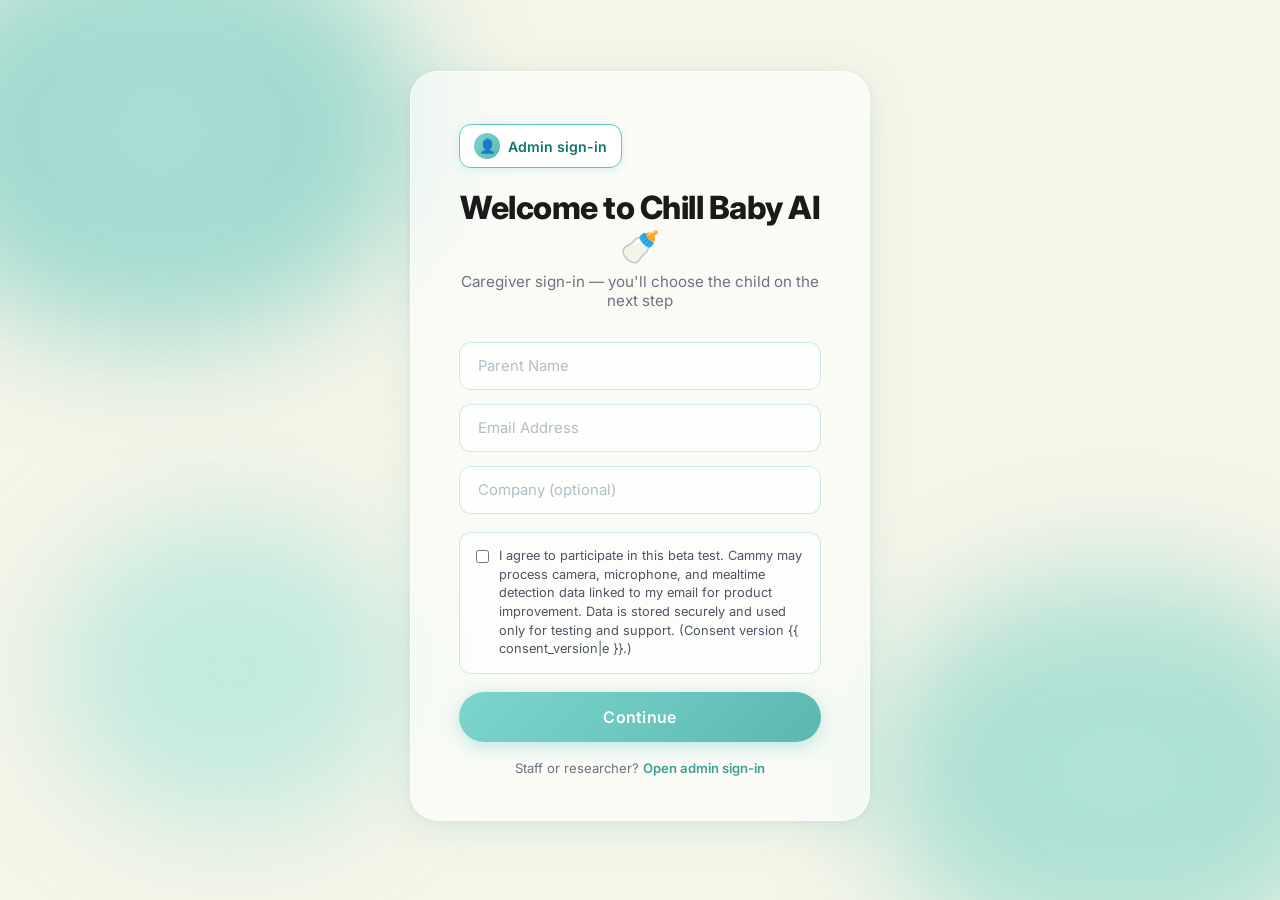
<file: templates/index.html>
<!DOCTYPE html>
<html lang="en">
<head>
    <meta charset="UTF-8">
    <meta name="viewport" content="width=device-width, initial-scale=1.0, viewport-fit=cover">
    <title>Welcome to Chill Baby AI</title>
    <link rel="icon" type="image/svg+xml" href="/static/favicon.svg">
    <link href="https://fonts.googleapis.com/css2?family=Inter:wght@400;500;600;700;800&display=swap" rel="stylesheet">
    <style>
        *, *::before, *::after {
            box-sizing: border-box;
            margin: 0;
            padding: 0;
        }

        body {
            font-family: 'Inter', sans-serif;
            min-height: 100vh;
            display: flex;
            align-items: center;
            justify-content: center;
            background-color: #f5f5e8;
            overflow: hidden;
            position: relative;
        }

        .blob {
            position: fixed;
            border-radius: 50%;
            filter: blur(60px);
            opacity: 0.55;
            z-index: 0;
            animation: floatBlob 8s ease-in-out infinite alternate;
        }
        .blob-1 {
            width: 520px; height: 420px;
            background: radial-gradient(circle, #6ecfc7, #4ab8b0);
            top: -80px; left: -100px;
        }
        .blob-2 {
            width: 480px; height: 380px;
            background: radial-gradient(circle, #80d9ca, #5ec4bc);
            bottom: -60px; right: -80px;
            animation-delay: -3s;
        }
        .blob-3 {
            width: 340px; height: 300px;
            background: radial-gradient(circle, #a8e8dd, #7ed6ce);
            bottom: 80px; left: 60px;
            animation-delay: -5s;
        }
        @keyframes floatBlob {
            0%   { transform: scale(1) translate(0, 0); }
            100% { transform: scale(1.08) translate(20px, -20px); }
        }

        .card {
            position: relative;
            z-index: 10;
            background: rgba(255, 255, 255, 0.60);
            backdrop-filter: blur(20px);
            -webkit-backdrop-filter: blur(20px);
            border: 1px solid rgba(255, 255, 255, 0.75);
            border-radius: 28px;
            padding: 52px 48px 44px;
            width: 100%;
            max-width: 460px;
            box-shadow: 0 8px 40px rgba(78, 190, 180, 0.15), 0 2px 12px rgba(0,0,0,0.06);
        }

        .card-title {
            font-size: 2rem;
            font-weight: 800;
            color: #1a1a1a;
            text-align: center;
            letter-spacing: -0.5px;
        }

        .card-subtitle {
            font-size: 0.95rem;
            color: #6b7280;
            text-align: center;
            margin-top: 6px;
            margin-bottom: 32px;
            font-weight: 400;
        }

        .input-group {
            margin-bottom: 14px;
        }

        .input-group input {
            width: 100%;
            padding: 14px 18px;
            border: 1.5px solid rgba(200, 230, 228, 0.9);
            border-radius: 12px;
            background: rgba(255, 255, 255, 0.7);
            font-family: 'Inter', sans-serif;
            font-size: 0.93rem;
            color: #1a1a1a;
            outline: none;
            transition: border-color 0.25s, box-shadow 0.25s, background 0.25s;
        }

        .input-group input::placeholder {
            color: #b0bec5;
        }

        .input-group input:focus {
            border-color: #5ec4bc;
            background: rgba(255, 255, 255, 0.92);
            box-shadow: 0 0 0 3px rgba(94, 196, 188, 0.15);
        }

        .btn-submit {
            width: 100%;
            padding: 15px;
            border: none;
            border-radius: 50px;
            background: linear-gradient(135deg, #7dd6ce 0%, #5ab8b0 100%);
            color: #fff;
            font-family: 'Inter', sans-serif;
            font-size: 1rem;
            font-weight: 600;
            cursor: pointer;
            letter-spacing: 0.3px;
            transition: opacity 0.2s, transform 0.2s, box-shadow 0.2s;
            box-shadow: 0 4px 20px rgba(94, 196, 188, 0.4);
            margin-top: 14px;
        }

        .btn-submit:hover {
            opacity: 0.92;
            transform: translateY(-2px);
        }

        .error-msg {
            color: #e57373;
            font-size: 0.83rem;
            text-align: center;
            margin-top: 12px;
            display: none;
        }

        .consent-block {
            margin: 18px 0 4px;
            padding: 14px 16px;
            border-radius: 12px;
            background: rgba(255, 255, 255, 0.55);
            border: 1px solid rgba(200, 230, 228, 0.9);
        }
        .consent-label {
            display: flex;
            gap: 10px;
            align-items: flex-start;
            font-size: 0.8rem;
            line-height: 1.45;
            color: #4b5563;
            cursor: pointer;
        }
        .consent-label input {
            margin-top: 3px;
            flex-shrink: 0;
        }
        .consent-label a { color: #3d9e96; }

        .card-topbar {
            display: flex;
            justify-content: flex-start;
            margin-bottom: 20px;
        }

        .admin-entry {
            display: inline-flex;
            align-items: center;
            gap: 8px;
            padding: 8px 14px;
            border-radius: 12px;
            background: rgba(255, 255, 255, 0.85);
            border: 1.5px solid #5ec4bc;
            color: #0f766e;
            font-size: 0.88rem;
            font-weight: 600;
            text-decoration: none;
            box-shadow: 0 2px 10px rgba(94, 196, 188, 0.2);
            transition: border-color 0.2s, background 0.2s, transform 0.2s;
        }
        .admin-entry:hover {
            border-color: #3d9e96;
            background: #fff;
            color: #0d5c56;
            transform: translateY(-1px);
        }
        .admin-entry-icon {
            width: 26px;
            height: 26px;
            border-radius: 50%;
            background: linear-gradient(135deg, #7dd6ce, #5ab8b0);
            color: #fff;
            display: flex;
            align-items: center;
            justify-content: center;
            font-size: 0.85rem;
            line-height: 1;
        }

        .admin-footer {
            margin-top: 18px;
            text-align: center;
            font-size: 0.82rem;
            color: #6b7280;
        }
        .admin-footer a {
            color: #3d9e96;
            font-weight: 600;
            text-decoration: none;
        }
        .admin-footer a:hover {
            text-decoration: underline;
        }
    </style>
    <link rel="stylesheet" href="/static/mobile-responsive.css" />
</head>
<body class="login-responsive">

    <div class="blob blob-1"></div>
    <div class="blob blob-2"></div>
    <div class="blob blob-3"></div>

    <div class="card">
        <div class="card-topbar">
            <a href="/admin/login" class="admin-entry" title="Admin sign-in">
                <span class="admin-entry-icon" aria-hidden="true">&#128100;</span>
                <span>Admin sign-in</span>
            </a>
        </div>

        <h1 class="card-title">Welcome to Chill Baby AI 🍼</h1>
        <p class="card-subtitle">Caregiver sign-in — you'll choose the child on the next step</p>

        <form id="loginForm" action="/login" method="POST" autocomplete="off">
            <div class="input-group">
                <input type="text" id="parentName" name="parent_name" placeholder="Parent Name" required>
            </div>
            <div class="input-group">
                <input type="email" id="emailAddress" name="email" placeholder="Email Address" required>
            </div>
            <div class="input-group">
                <input type="text" id="company" name="company" placeholder="Company (optional)">
            </div>

            <div class="consent-block">
                <label class="consent-label" for="consent">
                    <input type="checkbox" id="consent" name="consent" value="on" required>
                    <span>
                        I agree to participate in this beta test. Cammy may process camera, microphone,
                        and mealtime detection data linked to my email for product improvement.
                        Data is stored securely and used only for testing and support.
                        (Consent version {{ consent_version|e }}.)
                    </span>
                </label>
            </div>

            <button type="submit" class="btn-submit">Continue</button>
            <p class="error-msg" id="errorMsg">Please fill in all required fields.</p>
        </form>

        <p class="admin-footer">Staff or researcher? <a href="/admin/login">Open admin sign-in</a></p>
    </div>

    <script>
        (function () {
            var q = new URLSearchParams(window.location.search);
            var el = document.getElementById('errorMsg');
            if (q.get('err') === 'database') {
                el.textContent = 'Database unavailable (MongoDB). Install/start MongoDB on localhost:27017, then try again. See README.';
                el.style.display = 'block';
                el.style.color = '#c0392b';
            } else if (q.get('err') === 'consent') {
                el.textContent = 'Please accept the beta testing consent to continue.';
                el.style.display = 'block';
            } else if (q.get('err') === 'missing') {
                el.textContent = 'Please fill in parent name and email.';
                el.style.display = 'block';
            }
        })();
        document.getElementById('loginForm').addEventListener('submit', function(e) {
            var name = document.getElementById('parentName').value.trim();
            var email = document.getElementById('emailAddress').value.trim();
            var errorMsg = document.getElementById('errorMsg');
            var consent = document.getElementById('consent');
            if (!name || !email) {
                e.preventDefault();
                errorMsg.textContent = 'Please fill in parent name and email.';
                errorMsg.style.display = 'block';
                return;
            }
            if (!consent || !consent.checked) {
                e.preventDefault();
                errorMsg.textContent = 'Please accept the beta testing consent to continue.';
                errorMsg.style.display = 'block';
                return;
            }
            errorMsg.style.display = 'none';
            try {
                sessionStorage.removeItem('cammy_monitoring_active');
                sessionStorage.removeItem('cammy_paused_for_navigation');
            } catch (err) {}
        });
    </script>

</body>
</html>
</file>
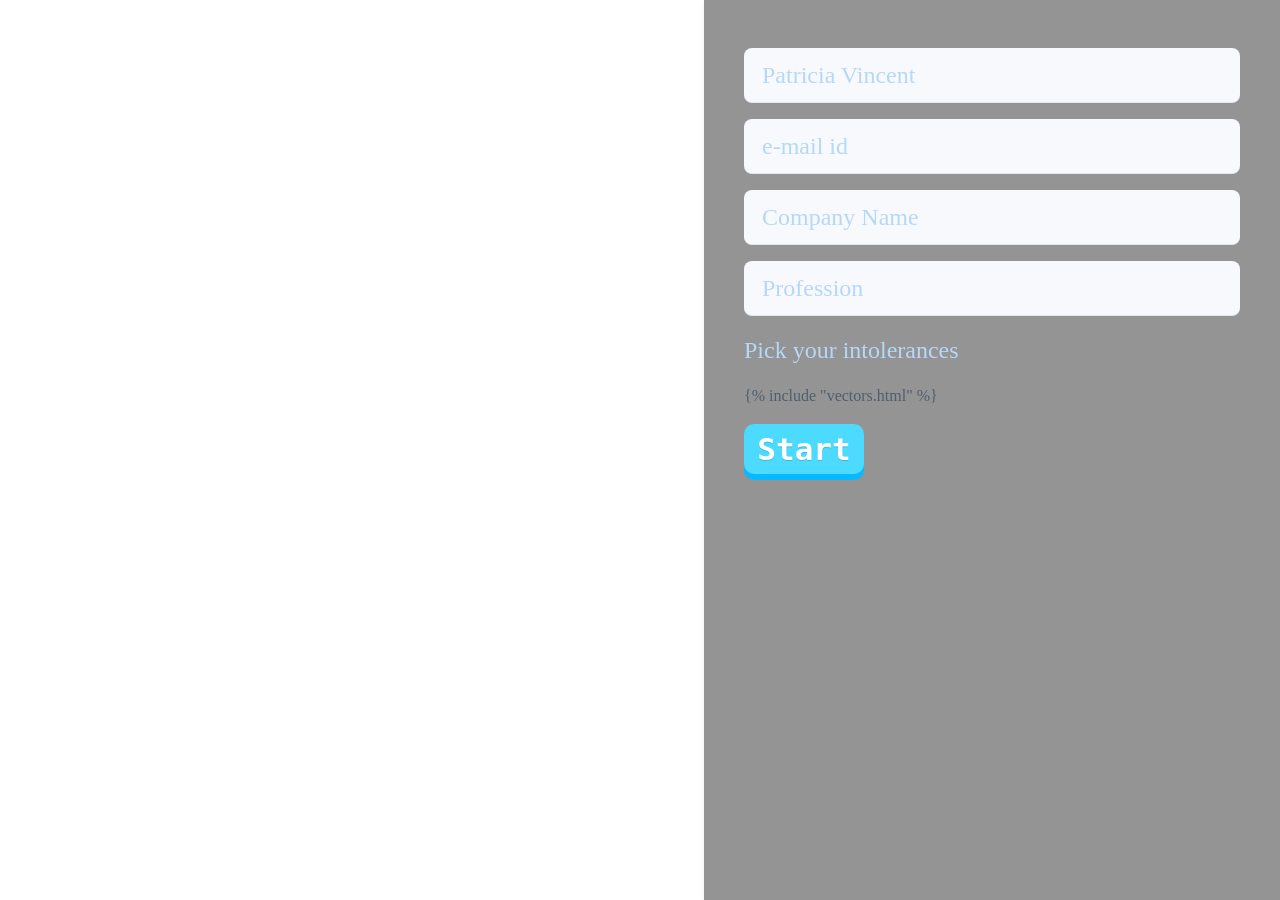
<file: templates/register.html>
<!DOCTYPE html>
<html lang="en">

<head>
  <meta charset="UTF-8" />
  <meta name="viewport" content="width=device-width, initial-scale=1.0" />
  <title>Transparent Login Form</title>
  <link rel="stylesheet" type="text/css" href="/static/style.css" />
  <link rel="stylesheet" href="/static/bootstrap/css/bootstrap.min.css" />
  <link rel="preconnect" href="https://fonts.googleapis.com" />
  <link rel="preconnect" href="https://fonts.gstatic.com" crossorigin />
  <link
    href="https://fonts.googleapis.com/css2?family=Poppins:ital,wght@0,200;0,300;0,400;0,500;0,600;0,700;0,800;0,900;1,400;1,500;1,600;1,700;1,800;1,900&family=Square+Peg&display=swap"
    rel="stylesheet" />
  <link rel="stylesheet" href="/static/mobile-responsive.css" />
</head>

<body>
  <div class="background-video">
    <video id="webcam" autoplay="true" playsinline="true"></video>
  </div>
  <div class="register-photo">
    <div class="form-container">
      <form method="post">
        <div class="form-group">
          <div class="logo">
            <!-- Logo removed as chill_baby.png is missing -->
          </div>
          <div class="form-data">
            <input class="form-control" id="username" type="text" placeholder="Patricia Vincent" />
            <input class="form-control" id="email" type="text" placeholder="e-mail id" />
            <input class="form-control" id="company" type="text" placeholder="Company Name" />
            <input class="form-control" id="profession" type="text" placeholder="Profession" />
            <span class="color-custom" style="text-align: start">Pick your intolerances</span>
            {% include "vectors.html" %}
            <div class="custom-btn-1">
              <button class="custom-btn" type="button" onclick="startProcessing()">Start</button>
            </div>
          </div>
        </div>
      </form>
    </div>
  </div>
  <!-- <script src="/static/bootstrap/js/jquery-3.5.1.slim.min.js"></script>
    <script src="/static/bootstrap/js/popper.min.js"></script> -->
  <script src="/static/bootstrap/js/bootstrap.min.js"></script>
  <script src="/static/nutrition_score.js"></script>
  <script src="/static/detail.js"></script>
</body>

</html>
</file>
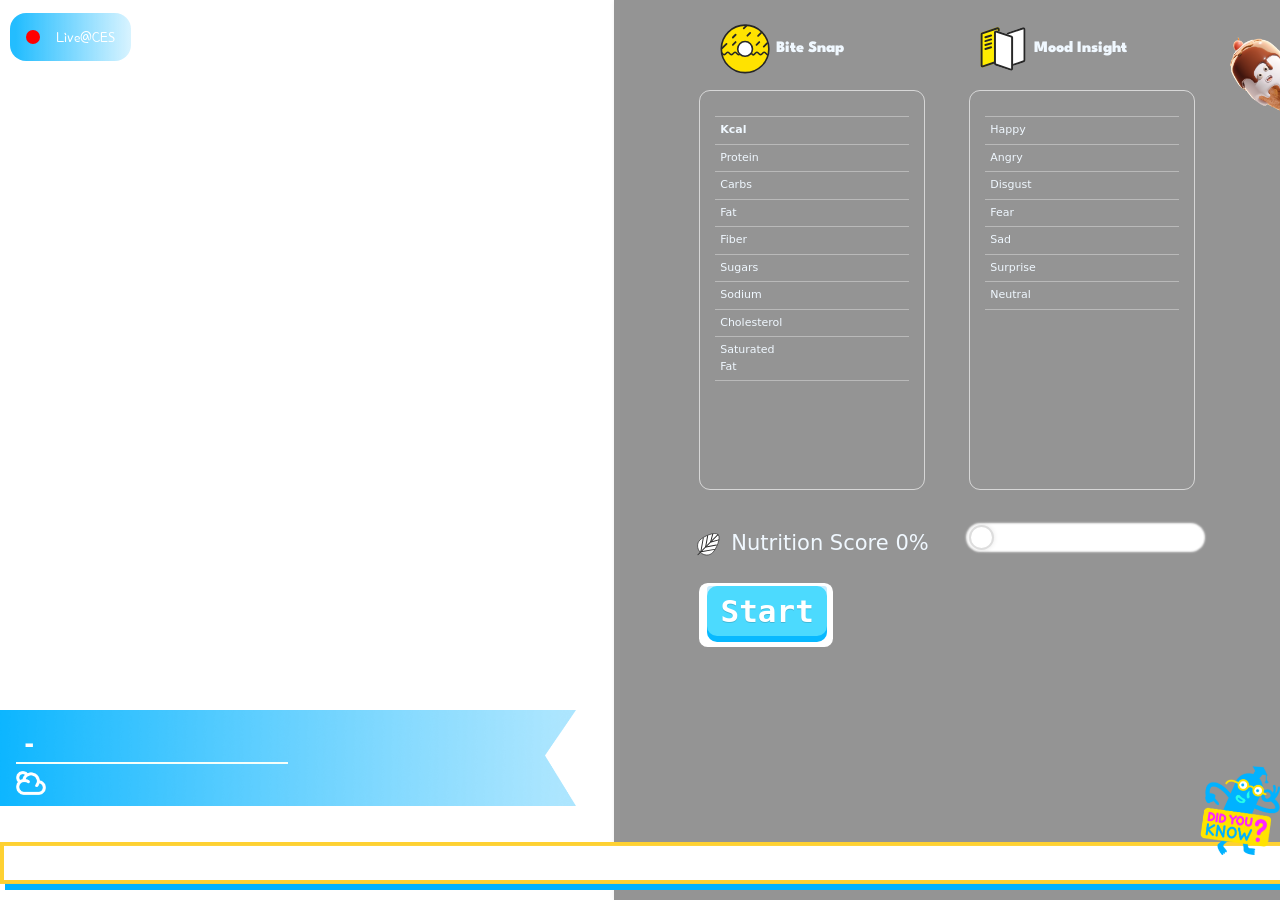
<file: templates/view.html>
<!DOCTYPE html>
<html lang="en">

<head>
  <meta charset="UTF-8" />
  <meta name="viewport" content="width=device-width, initial-scale=1.0" />
  <title>CBT</title>

  <link rel="stylesheet" href="/static/style.css" />
  <link rel="stylesheet" type="text/css" href="/static/index.css" />
  <link rel="stylesheet" href="/static/style.css" />
  <link rel="stylesheet" href="/static/scanner.css" />
  <link rel="stylesheet" href="/static/celeb.css" />
  <link rel="stylesheet" href="/static/bootstrap/css/bootstrap.min.css" />
  <link rel="preconnect" href="https://fonts.googleapis.com" />
  <link rel="preconnect" href="https://fonts.gstatic.com" crossorigin />
  <link
    href="https://fonts.googleapis.com/css2?family=Poppins:ital,wght@0,200;0,300;0,400;0,500;0,600;0,700;0,800;0,900;1,400;1,500;1,600;1,700;1,800;1,900&family=Square+Peg&display=swap"
    rel="stylesheet" />
  <link rel="preconnect" href="https://fonts.googleapis.com" />
  <link rel="preconnect" href="https://fonts.gstatic.com" crossorigin />
  <link
    href="https://fonts.googleapis.com/css2?family=Poor+Story&family=Poppins:ital,wght@0,200;0,300;0,400;0,500;0,600;0,700;0,800;0,900;1,400;1,500;1,600;1,700;1,800;1,900&family=Square+Peg&display=swap"
    rel="stylesheet" />
  <link href='https://fonts.googleapis.com/css?family=Spartan' rel='stylesheet'>
  <style>
    @import url('https://fonts.googleapis.com/css2?family=League+Spartan:wght@600&family=Poor+Story&family=Poppins:ital,wght@0,200;0,300;0,400;0,500;0,600;0,700;0,800;0,900;1,400;1,500;1,600;1,700;1,800;1,900&family=Square+Peg&display=swap');
  </style>
  <link rel="stylesheet" href="/static/mobile-responsive.css" />
</head>

<body>
  <div id="element">
    <canvas id="confeti" width="300" height="300" class="active" style="display: none;"></canvas>
    <div class="background-video">
      <audio id="audio" autoplay="true"></audio>
      <video id="webcam" autoplay="true" playsinline="true"></video>
      <div id="recording">
        <div class="ribor">
          <img src="/static/Vector 49.png" class="up" />
          <img src="/static/Vector 48.png" class="down" />
          <div class="box">
            <!-- <span id="displayname">ssss</span> -->
            <div style="display: flex;">
              <span id="displayname"></span>
              <span>&nbsp;-&nbsp;</span>
              <span id="companyName"></span>
            </div>


            <hr style="
                      width: 17rem;
                      color: mintcream;
                      /* height: 0rem; */
                      margin: 0.1px;
                      border: 1px solid;
                      opacity: 1;
                  " />
            <span>
              <span id="LosTime">
              </span>
              <img src="/static/cloud.png" width="30px" />
              <span id="LosTemp"></span>

            </span>
          </div>
        </div>
        <div class="start-logo">
          <div class="circule"></div>
          Live@CES
        </div>
      </div>
      <div id="foodrect"></div>
      <div id="warningfood"></div>
    </div>
    <div class="footer-slide marquee" id="footer_slide">
      <img src="/static/Address.png" />
      <p style="font-family: Poor Story; font-style: normal;">
        <b>Did you know:&nbsp;A child dies every 5 days</b> in the USA from choking with over <strong>12,000 every year
        </strong>taken to the emergency room.
        &nbsp;&nbsp;&nbsp;&nbsp;&nbsp;&nbsp;Cammy monitors for any choking hazards and alerts you to remove them away
        from the child.
        &nbsp;&nbsp;&nbsp;&nbsp;&nbsp;&nbsp;If Cammy views any signs of choking it raises the alert and through audio
        and visual instructions guides the parents on how to correctly clear the child's airways.
        &nbsp;Cammy monitors in Realtime and contacts emergency services if further assistance is needed.
        &nbsp;&nbsp;&nbsp;&nbsp;&nbsp;&nbsp;<strong>Did you know:&nbsp; 4 million (5.8%) U.S. children</strong> have
        food allergies and each year in the U.S.&nbsp; It is estimated that anaphylaxis due to food results in <strong>
          90,000 emergency room</strong>
        &nbsp;&nbsp;&nbsp;&nbsp;&nbsp;&nbsp;Cammy monitors and identifies food given to children and checks for any
        known allergies and alerts the parent. &nbsp;Cammy is also trained to monitor for any unknown allergies.
        &nbsp;&nbsp;&nbsp;&nbsp;&nbsp;&nbsp;Cammy monitors the food intake of the child, then <strong>Nutritional
          value</strong>, how much they ate as well as tips and hints on how nutrition and <strong>healthy eating can be
          improved.</strong>
      </p>
    </div>
    <div class="footer-slide marquee" id="footer_slide_choking" style="display: none;">
      <img src="/static/Address.png" />
      <div
        style="font-family: Space Mono; font-style: normal; position: absolute; top: 50%; left: 50%; transform: translate(-50%, -50%); color: black; text-align: center;">
        <b>!! CHOKING HAZARD DETECTED !!</b>
      </div>
    </div>
    <div class="register-photo" id="register_photo_process">
      <div class="logo">
        <!-- Logo removed as chill_baby.png is missing -->
      </div>

      <div class="form-containerx">
        <form method="post">
          <div class="sub-group">
            <div class="form-group">
              <div style="border: none;" id="main">
                <div class="td-upper">
                  <span>
                    <svg xmlns="http://www.w3.org/2000/svg" height="50" viewBox="0 0 93 93" fill="none"
                      style="width:62px">
                      <circle cx="45.6828" cy="45.6828" r="44.1828" transform="matrix(-1 0 0 1 92.3281 0.675781)"
                        fill="#FFE200" stroke="#272727" stroke-width="3" />
                      <path
                        d="M88.9453 58.2014L84.1308 53.3869C83.052 52.3081 81.303 52.3081 80.2242 53.3869L77.363 56.2481C76.2842 57.3269 74.5351 57.3269 73.4564 56.2481L70.5951 53.3869C69.5164 52.3081 67.7673 52.3081 66.6885 53.3869L63.566 56.5095V56.5095C62.6315 57.4439 61.1165 57.4439 60.1821 56.5095L57.0595 53.3869C55.9807 52.3081 54.2317 52.3081 53.1529 53.3869L50.2917 56.2481C49.2129 57.3269 47.4638 57.3269 46.3851 56.2481L43.5238 53.3869C42.4451 52.3081 40.696 52.3081 39.6172 53.3869L36.756 56.2481C35.6772 57.3269 33.9282 57.3269 32.8494 56.2481L29.9882 53.3869C28.9094 52.3081 27.1604 52.3081 26.0816 53.3869L23.2204 56.2481C22.1416 57.3269 20.3925 57.3269 19.3138 56.2481L16.4525 53.3869C15.3738 52.3081 13.6247 52.3081 12.5459 53.3869L9.68471 56.2481C8.60594 57.3269 6.8569 57.3269 5.77812 56.2481L2.65555 53.1256"
                        stroke="#272727" stroke-width="3" />
                      <path
                        d="M32.9198 46.3585C32.9198 53.94 39.0658 60.0861 46.6474 60.0861C54.2289 60.0861 60.375 53.94 60.375 46.3585C60.375 38.7769 54.2289 32.6309 46.6474 32.6309C39.0658 32.6309 32.9198 38.7769 32.9198 46.3585Z"
                        fill="white" stroke="#272727" stroke-width="3" />
                      <rect width="3.38391" height="10.6072" rx="1.69196"
                        transform="matrix(-0.707107 -0.707107 -0.707107 0.707107 51.7188 3.06836)" fill="#272727" />
                      <rect width="3.38391" height="11.2115" rx="1.69196"
                        transform="matrix(-0.707107 -0.707107 -0.707107 0.707107 78.7891 16.6035)" fill="#272727" />
                      <rect width="3.38391" height="10.6072" rx="1.69196"
                        transform="matrix(-0.707107 -0.707107 -0.707107 0.707107 58.4922 16.6035)" fill="#272727" />
                      <rect width="3.38391" height="10.6072" rx="1.69196"
                        transform="matrix(-0.707107 -0.707107 -0.707107 0.707107 75.4062 33.5234)" fill="#272727" />
                      <rect width="3.38391" height="10.6072" rx="1.69196"
                        transform="matrix(-0.707107 -0.707107 -0.707107 0.707107 31.4141 33.5234)" fill="#272727" />
                      <rect width="3.38391" height="12.3254" rx="1.69196"
                        transform="matrix(-0.707107 -0.707107 -0.707107 0.707107 90.1562 35.6934)" fill="#272727" />
                      <rect width="3.38391" height="15.4378" rx="1.69196"
                        transform="matrix(-0.707107 -0.707107 -0.707107 0.707107 14.5 36.9082)" fill="#272727" />
                      <rect width="3.38391" height="10.6072" rx="1.69196"
                        transform="matrix(-0.707107 -0.707107 -0.707107 0.707107 31.4141 19.9883)" fill="#272727" />
                    </svg>

                    Bite Snap</span>
                  <div class="custom-table">
                    <div class="row-x header">
                      <div class="cell"><strong id="mainFood"></strong></div>
                      <div class="cell"><strong id="mainFoodVal"></strong></div>
                    </div>
                    <div class="row-x">
                      <div class="cell"><strong>Kcal</strong></div>
                      <div class="cell" id="calories"></div>
                    </div>
                    <div class="row-x">
                      <div class="cell">Protein</div>
                      <div class="cell" id="protein"></div>
                    </div>
                    <div class="row-x">
                      <div class="cell">Carbs</div>
                      <div class="cell" id="carbs"></div>
                    </div>
                    <div class="row-x">
                      <div class="cell">Fat</div>
                      <div class="cell" id="fat"></div>
                    </div>
                    <div class="row-x">
                      <div class="cell">Fiber</div>
                      <div class="cell" id="fiber"></div>
                    </div>
                    <div class="row-x">
                      <div class="cell">Sugars</div>
                      <div class="cell" id="sugar"></div>
                    </div>
                    <div class="row-x">
                      <div class="cell">Sodium</div>
                      <div class="cell" id="sodium"></div>
                    </div>
                    <div class="row-x">
                      <div class="cell">Cholesterol</div>
                      <div class="cell" id="cholesterol"></div>
                    </div>
                    <div class="row-x">
                      <div class="cell">Saturated Fat</div>
                      <div class="cell" id="saturatedFat"></div>
                    </div>
                    <div class="row-x-2">
                      <div id="indiv" class="cellx"></div>
                    </div>
                  </div>
                </div>

                <div class="td-upper">
                  <span><svg width="62" height="50" viewBox="0 0 98 98" fill="none" xmlns="http://www.w3.org/2000/svg"
                      style="width: 62px;">
                      <path
                        d="M93.1016 10.2197C93.1016 7.60526 90.5373 5.76123 88.0588 6.59328L58.27 16.5937C56.7119 17.1168 55.6621 18.5766 55.6621 20.2201V81.2785C55.6621 83.8929 58.2264 85.7369 60.7048 84.9049L90.4937 74.9044C92.0517 74.3814 93.1016 72.9215 93.1016 71.278V10.2197Z"
                        fill="white" />
                      <path fill-rule="evenodd" clip-rule="evenodd"
                        d="M59.4874 20.2193L89.2763 10.2189V71.2772L59.4874 81.2777V20.2193ZM88.0588 6.59248C90.5373 5.76043 93.1016 7.60446 93.1016 10.2189V71.2772C93.1016 72.9207 92.0517 74.3806 90.4937 74.9036L60.7048 84.9041C58.2264 85.7361 55.6621 83.8921 55.6621 81.2777V20.2193C55.6621 18.5758 56.7119 17.116 58.27 16.5929L88.0588 6.59248Z"
                        fill="#272727" />
                      <path
                        d="M42.5625 10.2197C42.5625 7.60526 39.9983 5.76123 37.5198 6.59328L7.73094 16.5937C6.17288 17.1168 5.12307 18.5766 5.12307 20.2201V81.2785C5.12307 83.8929 7.68729 85.7369 10.1658 84.9049L39.9546 74.9044C41.5127 74.3814 42.5625 72.9215 42.5625 71.278V10.2197Z"
                        fill="#FFED00" />
                      <path fill-rule="evenodd" clip-rule="evenodd"
                        d="M8.94836 20.2193L38.7372 10.2189V71.2772L8.94836 81.2777V20.2193ZM37.5198 6.59248C39.9983 5.76043 42.5625 7.60446 42.5625 10.2189V71.2772C42.5625 72.9207 41.5127 74.3806 39.9546 74.9036L10.1658 84.9041C7.68729 85.7361 5.12307 83.8921 5.12307 81.2777V20.2193C5.12307 18.5758 6.17288 17.116 7.73094 16.5929L37.5198 6.59248Z"
                        fill="#272727" />
                      <path
                        d="M31.3281 16.5029C31.3281 13.8885 33.8924 12.0444 36.3708 12.8765L66.1597 22.8769C67.7177 23.4 68.7676 24.8598 68.7676 26.5033V87.5617C68.7676 90.1761 66.2033 92.0201 63.7248 91.1881L33.936 81.1876C32.3779 80.6646 31.3281 79.2048 31.3281 77.5612V16.5029Z"
                        fill="white" />
                      <path fill-rule="evenodd" clip-rule="evenodd"
                        d="M64.9423 26.5045L35.1534 16.504V77.5624L64.9423 87.5628V26.5045ZM36.3708 12.8776C33.8923 12.0456 31.3281 13.8896 31.3281 16.504V77.5624C31.3281 79.2059 32.3779 80.6657 33.936 81.1888L63.7248 91.1892C66.2033 92.0213 68.7676 90.1773 68.7676 87.5628V26.5045C68.7676 24.861 67.7177 23.4011 66.1597 22.8781L36.3708 12.8776Z"
                        fill="#272727" />
                      <path
                        d="M27.5202 22.0326C27.2156 21.0211 26.1488 20.4481 25.1373 20.7526L13.9349 24.1257C12.9234 24.4303 12.3503 25.4971 12.6549 26.5086C12.9595 27.5201 14.0263 28.0931 15.0378 27.7886L26.2402 24.4155C27.2517 24.1109 27.8248 23.0441 27.5202 22.0326Z"
                        fill="#272727" />
                      <path
                        d="M27.5202 29.683C27.2156 28.6715 26.1488 28.0985 25.1373 28.403L13.9349 31.7761C12.9234 32.0807 12.3503 33.1475 12.6549 34.159C12.9595 35.1705 14.0263 35.7435 15.0378 35.439L26.2402 32.0659C27.2517 31.7613 27.8248 30.6945 27.5202 29.683Z"
                        fill="#272727" />
                      <path
                        d="M27.5202 37.3334C27.2156 36.3219 26.1488 35.7488 25.1373 36.0534L13.9349 39.4265C12.9234 39.7311 12.3503 40.7979 12.6549 41.8094C12.9595 42.8209 14.0263 43.3939 15.0378 43.0894L26.2402 39.7163C27.2517 39.4117 27.8248 38.3448 27.5202 37.3334Z"
                        fill="#272727" />
                      <path
                        d="M27.5202 44.9838C27.2156 43.9723 26.1488 43.3992 25.1373 43.7038L13.9349 47.0769C12.9234 47.3815 12.3503 48.4483 12.6549 49.4598C12.9595 50.4713 14.0263 51.0443 15.0378 50.7398L26.2402 47.3666C27.2517 47.0621 27.8248 45.9952 27.5202 44.9838Z"
                        fill="#272727" />
                    </svg>
                    Mood Insight
                  </span>
                  <div class="custom-table td-upper-2">
                    <div class="row-x header">
                      <div class="cell"><strong id="maxEmo"></strong></div>
                      <div class="cell"><strong id="maxEmoValue"></strong></div>
                    </div>
                    <div class="row-x">
                      <div class="cell">Happy</div>
                      <div class="cell" id="happy"></div>
                    </div>
                    <div class="row-x">
                      <div class="cell">Angry</div>
                      <div class="cell" id="angry"></div>
                    </div>
                    <div class="row-x">
                      <div class="cell">Disgust</div>
                      <div class="cell" id="disgust"></div>
                    </div>
                    <div class="row-x">
                      <div class="cell">Fear</div>
                      <div class="cell" id="fear"></div>
                    </div>
                    <div class="row-x">
                      <div class="cell">Sad</div>
                      <div class="cell" id="sad"></div>
                    </div>
                    <div class="row-x">
                      <div class="cell">Surprise</div>
                      <div class="cell" id="surprise"></div>
                    </div>
                    <div class="row-x">
                      <div class="cell">Neutral</div>
                      <div class="cell" id="neutral"></div>
                    </div>
                  </div>
                </div>
              </div>
            </div>
            <div class="range-div">
              <div class="range-head">
                <section>
                  <div class="micro">
                    <svg width="70" height="139" viewBox="0 0 139 139" fill="none" xmlns="http://www.w3.org/2000/svg">
                      <path
                        d="M88.2686 102.055C74.9776 115.346 52.5408 114.68 38.1499 100.289C23.759 85.8983 23.0933 63.4615 36.3843 50.1705C43.1436 43.4113 58.2589 34.2156 73.5762 28.5678C81.2206 25.7491 88.8196 23.8508 95.3719 23.5536C101.955 23.2549 107.227 24.579 110.544 27.8954C113.86 31.2118 115.184 36.4844 114.886 43.0672C114.588 49.6196 112.69 57.2186 109.871 64.863C104.223 80.1802 95.0279 95.2955 88.2686 102.055Z"
                        fill="white" stroke="#272727" stroke-width="2.76238" />
                      <rect x="110.242" y="25.6387" width="3.62561" height="119.645" rx="1.81281"
                        transform="rotate(45 110.242 25.6387)" fill="#272727" />
                      <rect x="87.375" y="23.9199" width="3.91612" height="35.2315" rx="1.95806"
                        transform="rotate(15 87.375 23.9199)" fill="#272727" />
                      <rect x="66.4609" y="30.6484" width="3.91612" height="48.9507" rx="1.95806"
                        transform="rotate(10.0778 66.4609 30.6484)" fill="#272727" />
                      <rect x="48.625" y="39.6875" width="3.91612" height="59.8077" rx="1.95806"
                        transform="rotate(10.0778 48.625 39.6875)" fill="#272727" />
                      <rect width="3.91612" height="36.1782" rx="1.95806"
                        transform="matrix(-0.258819 -0.965926 -0.965926 0.258819 115.57 50.959)" fill="#272727" />
                      <rect width="3.91612" height="47.1476" rx="1.95806"
                        transform="matrix(-0.174985 -0.984571 -0.984571 0.174985 106.156 72.4316)" fill="#272727" />
                      <rect width="3.91612" height="59.8077" rx="1.95806"
                        transform="matrix(-0.174985 -0.984571 -0.984571 0.174985 98.8828 89.9473)" fill="#272727" />
                    </svg>
                    <span>Nutrition Score <span id="percentage"></span></span>
                  </div>
                  <div class="sliderwrap">
                    <label class="vote">
                      <div class="progress" id="progress"></div>
                      <input class="range" id="nutriRange" type="range" max="100" value="0" />
                    </label>
                  </div>
                </section>
                <div class="custom-btn-1">
                  <button class="custom-btn" id="start" type="button" onclick="startView()">Start</button>
                  <button class="custom-btn" id="stop" type="button" onclick="stopRec()"
                    style="display: none;">Stop</button>
                </div>
              </div>
            </div>
            <img src="/static/Icecream_3D.png" class="doll-know-2" />
            <img src="/static/Group 1611.png" class="doll-know" />
          </div>
        </form>
      </div>
    </div>

    <!-- <div class="register-photox" id="register_photo_end" style="display: none;">
      <div class="form-containerx">
        <form method="post">
          <h1>
            Say something to add to the excitement here!
          </h1>
          <div class="form-groupx">
            <img
              src="/static/qrcode_83188748_7865b5a9f80fcea5e98cb24d59a34b3f (1) 1.png"
              class="sc-img-1"
            />
            <img
              src="/static/Twitter card.png"
              class="sc-img-2"
            />
         
          </div>
          <div class="custom-btn-1">
            <button class="custom-btn" type="submit">Restart</button>
          </div>
        </form>
      </div>
    </div> -->
  </div>

  <script src="/static/bootstrap/js/bootstrap.min.js"></script>

  <script src="/static/nutrition_score.js"></script>
  <script src="/static/celeb.js"></script>
  <script src="/static/view.js"></script>
  <script src="/static/range_controller.js"></script>
</body>

</html>
</file>
<file: static/mobile-responsive.css>
/**
 * Cammy – responsive layout (load after page-specific CSS).
 * Targets process.html (.main-layout, .left-sidebar, …) and legacy register/view forms.
 */

/* ── process.html – all desktop / laptop sizes ────────────────────── */

/* 16" laptop (1440p range) */
@media (max-width: 1440px) {
  :root { --sidebar-w: 252px; }
  .emo-list  { max-height: min(38vh, 300px); }
}

/* 14" / small laptop */
@media (max-width: 1280px) {
  :root { --sidebar-w: 236px; }
  .emo-list  { max-height: min(35vh, 270px); }
}

/* tablet & below */
@media (max-width: 1024px) {
  .main-layout {
    gap: 12px;
    padding: 12px;
  }

  :root { --sidebar-w: 214px; }

  .emo-list {
    max-height: min(33vh, 250px);
  }
}

@media (max-width: 900px) {
  html,
  body {
    overflow-x: hidden;
    overflow-y: auto;
    height: auto;
    min-height: 100%;
    min-height: 100dvh;
    -webkit-overflow-scrolling: touch;
  }

  .main-layout {
    margin-top: 0 !important;
    flex-direction: column;
    height: calc(100dvh - 42px);
    min-height: 0;
    max-height: none;
    overflow: hidden;
    padding-bottom: max(12px, env(safe-area-inset-bottom, 0px));
  }

  /* Camera first for maximum view space */
  .center-col {
    order: 1;
    flex: 1 1 auto;
    min-height: 0;
    overflow: hidden;
    display: flex;
    flex-direction: column;
  }

  .right-col {
    order: 2;
    width: 100%;
    flex-shrink: 0;
    flex-direction: column;
  }

  .left-sidebar {
    order: 3;
    width: 100%;
    flex-shrink: 0;
    max-height: min(42vh, 380px);
    overflow-y: auto;
    -webkit-overflow-scrolling: touch;
  }

  .camera-card {
    flex: 1 1 0;
    min-height: 120px;
    max-height: none;
    border-radius: 16px;
  }

  /* Emotion panel: many rows — scroll inside card on small screens */
  .emo-list {
    max-height: min(44vh, 360px);
    overflow-y: auto;
    -webkit-overflow-scrolling: touch;
    padding-right: 6px;
    margin-right: -4px;
    scrollbar-gutter: stable;
  }

  .emo-row {
    gap: 3px;
  }

  .emo-row-derived .emo-label {
    flex-wrap: wrap;
    row-gap: 2px;
  }

  .emo-label {
    font-size: 0.78rem;
  }

  .emo-pct {
    font-size: 0.74rem;
    flex-shrink: 0;
  }

  .emo-top {
    gap: 6px;
    align-items: flex-start;
  }

  .left-sidebar .food-strip {
    flex-wrap: wrap;
    align-items: flex-start;
    row-gap: 10px;
  }

  .left-sidebar .food-macros {
    flex-wrap: wrap;
    justify-content: flex-start;
    gap: 14px;
    row-gap: 8px;
  }

  .left-sidebar .food-safety {
    align-items: flex-start;
    width: 100%;
    flex-direction: row;
    flex-wrap: wrap;
    justify-content: space-between;
  }
}

@media (max-width: 600px) {
  .sidebar-brand-text h1 {
    font-size: 0.88rem;
  }

  .sidebar-brand-text p {
    font-size: 0.58rem;
    letter-spacing: 1px;
  }

  .sidebar-brand-icon {
    width: 32px;
    height: 32px;
    font-size: 16px;
  }

  .sidebar-alert {
    padding: 6px 10px;
    font-size: 0.72rem;
  }

  .sidebar-alert .alert-sub {
    display: none;
  }

  .main-layout {
    padding: 10px;
    gap: 10px;
  }

  .right-col {
    flex: 0 1 auto;
    max-height: min(38vh, 320px);
    overflow-y: auto;
  }

  .left-sidebar {
    max-height: min(48vh, 420px);
  }

  .cam-badges {
    top: 10px;
    left: 10px;
  }

  .cam-badge {
    font-size: 0.65rem;
    padding: 4px 10px;
  }

  .cam-meta {
    font-size: 0.55rem;
    max-width: 90%;
    word-break: break-word;
  }

  .left-sidebar .cam-buttons {
    flex-direction: column;
    flex-wrap: nowrap;
    gap: 10px;
  }

  .left-sidebar .cam-btn,
  .left-sidebar .cam-select {
    width: 100%;
    min-height: 48px;
    font-size: 0.88rem;
  }

  .left-sidebar .cam-mode-row {
    flex-wrap: wrap;
  }

  .left-sidebar .food-strip {
    padding: 10px 12px;
    border-radius: 14px;
  }

  .food-name,
  #mainFood {
    font-size: 0.92rem;
  }

  .macro-val {
    font-size: 0.82rem;
  }

  .panel-card {
    padding: 14px 16px;
    border-radius: 14px;
  }

  .panel-title {
    font-size: 0.92rem;
  }

  .nutri-score-num {
    font-size: 1.6rem;
  }

  #warningchild,
  #warningaudio {
    font-size: 0.72rem;
    padding: 6px 12px;
    max-width: calc(100% - 24px);
    left: 50%;
    transform: translateX(-50%);
  }

  #warningaudio {
    top: 48px;
  }
}

@media (max-width: 380px) {
  .card-title {
    font-size: 1.25rem;
  }

  .left-sidebar .food-macros {
    width: 100%;
    justify-content: space-between;
  }
}

/* ── index.html login (optional – only when this file linked on index) ── */
body.login-responsive {
  overflow-x: hidden;
  overflow-y: auto;
  min-height: 100vh;
  min-height: 100dvh;
  padding: max(16px, env(safe-area-inset-top, 0px)) max(14px, env(safe-area-inset-right, 0px))
    max(24px, env(safe-area-inset-bottom, 0px)) max(14px, env(safe-area-inset-left, 0px));
  align-items: flex-start;
  justify-content: center;
}

body.login-responsive .card {
  margin: auto 0;
}

@media (max-width: 520px) {
  body.login-responsive .blob-1 {
    width: 260px;
    height: 200px;
    top: -50px;
    left: -70px;
  }

  body.login-responsive .blob-2 {
    width: 240px;
    height: 190px;
    bottom: -40px;
    right: -60px;
  }

  body.login-responsive .blob-3 {
    width: 180px;
    height: 150px;
    bottom: 60px;
    left: 20px;
  }

  body.login-responsive .card {
    padding: 28px 20px 32px;
    border-radius: 22px;
    max-width: 100%;
  }

  body.login-responsive .card-title {
    font-size: 1.45rem;
  }

  body.login-responsive .card-subtitle {
    font-size: 0.88rem;
    margin-bottom: 22px;
  }

  body.login-responsive .pill {
    padding: 8px 14px;
    font-size: 0.8rem;
  }

  /* Avoid iOS zooming inputs on focus */
  body.login-responsive .input-group input {
    font-size: 16px;
  }
}

/* ── Legacy register.html / view.html (Bootstrap + style.css) ─────────── */
@media (max-width: 991.98px) {
  .register-photo {
    justify-content: center !important;
    height: auto !important;
    min-height: 100vh;
    min-height: 100dvh;
    overflow-y: auto;
    -webkit-overflow-scrolling: touch;
  }

  .register-photo .form-container,
  .register-photo .form-containerx {
    display: block !important;
    width: 100% !important;
    max-width: 100% !important;
    height: auto !important;
  }

  .register-photo form {
    display: block !important;
    width: 100% !important;
    height: auto !important;
    min-height: auto !important;
    padding: 20px 18px 32px !important;
    box-sizing: border-box;
  }

  .register-photo form .form-control {
    width: 100% !important;
    max-width: 100% !important;
    box-sizing: border-box;
    font-size: 16px !important;
    position: relative !important;
    left: 0 !important;
  }

  .form-data {
    padding: 5rem 0 2rem !important;
  }

  #main {
    flex-direction: column !important;
  }
}

@media (max-width: 575.98px) {
  .ribor .box hr {
    width: 100% !important;
    max-width: 100%;
  }

  .sub-group {
    margin-left: 0 !important;
    margin-right: 0 !important;
  }
}
</file>
<file: static/style.css>
@font-face {
  font-family: "CustomFont";
  src: url("Square_Peg/SquarePeg-Regular.ttf") format("ttf");
  src: url("Poor_Story/PoorStory-Regular.ttf") format("ttf");
  src: url("Space_Mono/SpaceMono-Regular.ttf") format("ttf");
  src: url("League_Spartan/static/LeagueSpartan-Bold.ttf") format("ttf");
}
body {
  margin: 0;
  padding: 0;
  font-family: "Spartan";
}

.background-video {
  position: fixed;
  top: 0;
  left: 0;
  width: 100%;
  height: 100%;
  overflow: hidden;
  z-index: -1;
}

.background-video video {
  width: 100%;
  height: 100%;
  object-fit: cover;
}

.register-photo {
  /* background: #f1f7fc; */
  /* padding: 80px 0; */
  height: 100vh;
  display: flex;
  /* width: 400px; */
  justify-content: end;
}

.register-photo .image-holder {
  display: table-cell;
  width: auto;
  background: url("https://t3.ftcdn.net/jpg/05/79/48/52/360_F_579485255_hzHox0stuQmBx5QViwnQqQjk7RD2AJza.jpg");
  background-size: cover;
}

.register-photo .form-container {
  display: table;
  max-width: 500px;
  /* margin: 0 auto; */
  box-shadow: 1px 1px 5px rgba(0, 0, 0, 0.1);
  height: 100%;
  width: 100%;
}

.register-photo form {
  display: table-cell;
  width: 400px;
  background-color: #3d3c3c8c;
  padding: 0px 40px;
  color: #505e6c;
  height: 100vh;
}


.register-photo form h2 {
  font-size: 24px;
  line-height: 1.5;
  margin-bottom: 30px;
}

.register-photo form .form-control {
  background: #f7f9fc;
  border: none;
  border-bottom: 1px solid #dfe7f1;
  border-radius: 0;
  box-shadow: none;
  outline: none;
  color: #0062bc;
  text-indent: 6px;
  height: 55px;
  font-size: 24px;
  width: 31rem;
  border-radius: 8px;
}
.img img {
  width: 100%;
}
.register-photo form .form-check {
  font-size: 13px;
  line-height: 20px;
}

.register-photo form .btn-primary {
  background: #f4476b;
  border: none;
  border-radius: 4px;
  padding: 11px;
  box-shadow: none;
  margin-top: 35px;
  text-shadow: none;
  outline: none !important;
}

.register-photo form .btn-primary:hover,
.register-photo form .btn-primary:active {
  background: #eb3b60;
}

.register-photo form .btn-primary:active {
  transform: translateY(1px);
}

.register-photo form .already {
  display: block;
  text-align: center;
  font-size: 12px;
  color: #6f7a85;
  opacity: 0.9;
  text-decoration: none;
}

/* .form-group {
  display: flex;
  flex-direction: column;
  gap: 1rem;
} */
.color-custom {
  font-size: 24px;
  color: #b6d8f8;
}
.custom-btn {
  color: #fff;
  text-shadow: 0px 1px 0px rgba(0, 0, 0, 0.15);
  width: 99px;
  height: 59px;
  background: #4cdafe;
 
  box-shadow: 0px 6px 0px #08b9ff;
  border-radius: 8px;
  /* border: 15px white solid; */
  font-family: 'Space Mono', monospace;;
  border: none;
  border-radius: 8px;
  font-size: 31px !important;
  border-radius: 8px
px
!important;
  border: none !important;
  width: 120px !important;
  height: 50px !important;
  font-weight: 700;
  border-radius: 8px !important;

}
/* .custom-btn-1 {
  width: fit-content;
  display: flex;
  justify-content: center;
  margin: 1rem 1rem;
  background: #c5edff;
  border: -3.8px solid #ffffff;
  border-radius: 3px;
  display: block;
  box-shadow: -1px 3px 0px 7px #fff
} */
.register-photo form .form-control::placeholder {
  color: #b6d8f8; /* Placeholder text color */
}

.index-main-text {
  color: #fff;
  font-family: "Spartan";
  font-size: 26px;
  font-style: normal;
  font-weight: 400;
  line-height: normal;
  letter-spacing: 1.5px;
  text-transform: capitalize;
}
/* .form-group h1 {
  color: #b6d8f8;
  font-family: "Spartan";
} */
.img {
  width: 1.9rem;
  display: flex;
  flex-direction: column;
  gap: 1rem;
}

.logo {
  margin: 1rem 0rem;
  /* top: 0; */
  position: absolute;
  width: 100%;
  display: flex;
  /* justify-content: center; */
  /* margin: 0 auto; */
  /* top: 32px; */
  justify-content: center;
  left: 0;
}

.form-data {
  display: grid;
  grid-gap: 1rem;
  position: relative;
  /* top: 7rem; */
  padding: 8rem 0rem;
  font-family:Spartan !important
}
@media screen and (min-width: 300px) and (max-width: 400px) {
  body {
    overflow: visible;
  }
  .register-photo form .form-control {
    width: 85%;
    position: relative;
    left: 27px;
  }
  .img {
    /* width: 28px; */
    display: flex;
    flex-direction: column;
    gap: 1rem;
    position: relative;
    /* left: 21px; */
    width: -webkit-fill-available;
    /* display: flex; */
    max-width: 0.71rem;
  }

  /* .form-group {
    margin-top: 45px;
  } */
  .div-align {
    display: grid;
    text-align: center;
    gap: 1px;
    font-size: 5px !important;
}
.register-photo form {
  padding: 0px !important;
}
}

@media screen and (min-width: 400px) and (max-width: 600px) {
  body {
    overflow: visible;
  }
  .div-align {
    display: grid;
    text-align: center;
    gap: 1px;
    font-size: 8px !important;
}
  .register-photo form .form-control {
    width: -webkit-fill-available;
  }
  .img {
    /* width: 28px; */
    display: flex;
    flex-direction: column;
    gap: 1rem;
    position: relative;
    /* left: 21px; */
    width: -webkit-fill-available;
    /* display: flex; */
    max-width: 1.2rem;
  }
  .register-photo form {
    height: 107vh;
  }
}

@media only screen and (min-width: 804px) and (max-width: 1820px) {
  .form-data {
    padding: 3rem 0rem;
  }
  .custom-btn {
    font-size: 31px !important;
    background: #4cdafe !important;
    box-shadow: 0px 6px 0px #08b9ff !important;
    border-radius: 8px !important;
    border: none !important;
    width: 120px !important;
    height: 50px !important;
    font-weight: 700;
    border-radius: 10px !important;
  }
}


#emoContent, #foodContent{
  width: 80%;  
  /* padding-left: 20px;
  padding-right: 20px;
  padding-top: 10px;
  font-size: 17px;
  color: #12c1d1;
  overflow: auto; */
  word-wrap: break-word;
}


#foodrect {  
  position: absolute;  
  left: 16%;   /* replace with your value */  
  top: 67%;    /* replace with your value */  
  width: 67%;  /* replace with your values */  
  height: 33%; /* replace with your values */  
  border: 2px solid rgb(255, 255, 0);  
  border-radius: 20px; /* adjust as needed */  
  background-color: transparent;  
  display: none;
}  

#warningfood {
  position: fixed;
  top: 0;
  left: 0;
  right: 0;
  bottom: 0;
  background-color: red;
  opacity: 0.4;
  display: none;
}
</file>
<file: static/index.css>
@font-face {
  font-family: "CustomFont";
  src: url("Square_Peg/SquarePeg-Regular.ttf") format("ttf");
  src: url("Poor_Story/PoorStory-Regular.ttf") format("ttf");
  src: url("Space_Mono/SpaceMono-Regular.ttf") format("ttf");
  src: url("League_Spartan/static/LeagueSpartan-Bold.ttf") format("ttf");
}

#hr-index {
  width: 8rem;
  color: mintcream;
  /* height: 0rem; */
  margin: 0.4px;
  border: 1px solid;
  opacity: 1;
}
.cellx{
  font-size: 13px;
  text-wrap: wrap;
  display: -webkit-box;
  -webkit-line-clamp: 5;
  -webkit-box-orient: vertical;
  overflow: hidden;
} 
#main{
  display: flex;
  justify-content: space-between;
}
.range-head section{
  display: flex;
  justify-content: space-between;
  width: -webkit-fill-available;
  flex-direction: column;
  align-items: baseline;
}
input[type="range"] {
  -webkit-appearance: none;
  width: 100%;
  height: 25px;
  margin: 4px 0 39px;
  border-radius: 13px;
  outline: none;
  box-shadow: 0px 0px 2px 2px #fff;
  background: #fff;
}

.sliderwrap{
  width: 100%;
}
input[type="range"]::-webkit-slider-thumb {
  -webkit-appearance: none;
  width: 25px;
  height: 25px;
  background-color: white;
  border-radius: 50%;
  border: 2px solid #ddd;
  cursor: pointer;
  box-shadow: 0 0 5px rgba(0, 0, 0, 0.1);
}

.progress {
  width: 100%;
  background:  linear-gradient(270deg, #FFFFFF 1.86%, #FF0000 97.39%);
  position: relative;
  border-radius: 22px !important;
  top: 29px;
  height: 25px !important;
}

input[type="range"]::-webkit-slider-thumb {
  position: relative;
  left :1px
}

.vote {
  width: -webkit-fill-available;
}
.ribor .box {
  font-weight: 600 !important;
}
.start-logo-resp {
  display: none;
}
.range-div .range-head {
  display: flex;
  align-items: flex-start;
  color: aliceblue;
  /* max-width: fit-content; */
  width: 100%;
  flex-direction: column;
  font-size: 1.5rem;
  height: 52px;
  font-weight: 500;
  justify-content: space-between;
}
.td-upper span {
  display: flex;
  justify-content: space-between;
  color: aliceblue;
  font-family: "Spartan" !important;
  font-size: 1.2rem;
  font-weight: 600;
}
.range-div .range-head svg {
  width: 34px;
  height: auto;
}
table tr .t-head {
  color: yellow;
  font-size: 1.2rem;
  font-family: "Spartan" !important;
}
table {
  border-spacing: 0px;
  border-color: #ffffff8f !important;
  border-radius: 12px;
  border-collapse: unset !important;
  color: #fff;
  padding: 20px;
  font-size: 14px !important;
}
.tb-mg{
  margin: 0 20px;
}
.td-upper {
  border: none !important;
  display: flex;
  flex-direction: column;
  justify-content: center;
  align-items: center;
}
.td-upper span {
  display: flex;
  justify-content: flex-start;
  color: aliceblue;
  padding: 1rem;
  font-size: 1.5rem;
  align-items: center;
  font-weight: 900;
  position: relative;
  left: -33px;
}
td {
  border-color: inherit;
  border-style: solid;
  border-width: 0;
  font-family: "Space Mono", monospace !important;
  border-bottom: 1px solid #ffffff38 !important;
  padding: 6px;
}
.background-video {
  position: fixed;
  top: 0;
  left: 0;
  width: 100%;
  height: 100%;
  overflow: hidden;
  z-index: -1;
}
.index-main-text {
  font-size: 26px;
  color: #ffffffbd;
  font-family: Poor Story;
  font-size: 23px;
  font-weight: 100;
  text-transform: capitalize;
}


.register-photo {
  /* background: #f1f7fc; */
  /* padding: 80px 0; */
  height: 100vh;
  display: flex;
  /* width: 400px; */
  justify-content: end;
}
/* Add styles for extra-large screens */
.register-photo .form-containerx {
  display: table;
  max-width: 48%;
  /* margin: 0 auto; */
  box-shadow: 1px 1px 5px rgba(0, 0, 0, 0.1);
  height: 100%;
  width: 100%;
}

.background-video video {
  width: 100%;
  height: 100%;
  object-fit: cover;
}

.form-group {
  display: flex;
  flex-direction: column;
}

.custom-btn {
  color: #fff;
  text-shadow: 0px 1px 0px rgba(0, 0, 0, 0.15);
  font-family: 'Space Mono';
  font-size: 50px;
  width: 99px;
  height: 59px;
  background: #4cdafe;
  box-shadow: 0px 6px 0px #08b9ff;
  border-radius: 8px;
  /* border: 15px white solid; */
  border: none;
  width: 162px;
  height: 72px;
  border-radius: 8px;
}
.custom-btn-1 {
  width: fit-content;
  display: flex;
  justify-content: center;
  margin: 1rem 1rem;
  background: #c5edff;
  border: -3.8px solid #ffffff;
  border-radius: 3px;
  display: block;
  /* margin: auto; */
  box-shadow: -1px 4px 0px 7px #fff;
}
.form-group h1 {
  color: #b6d8f8;
  font-family: "Poor Story";
}

.logo img {
  max-width: 192px;
  width: 192px;
  /* margin: auto;*/
}
.resp {
  display: none;
}
.logo {
  top: 20px;
  position: absolute;
  width: 100%;
  display: flex;
  justify-content: center;
  z-index: 1;
}
.circule {
  width: 13.581px;
  background: red;
  animation: circule 2s infinite;
  height: 13.581px;
  flex-shrink: 0;
  border-radius: 100%;
}
.start-logo {
  display: flex;
  align-items: center;
  gap: 1rem;
  background: linear-gradient(
    90deg,
    #23bdff 4.36%,
    rgba(0, 178, 255, 0) 120.43%
  );
  height: 3rem;
  /* width: 3rem; */
  font-family: "Poor Story";

  padding: 1rem;
  border-radius: 1rem;
  position: absolute;
  left: 10px;
  color: white;
  top: 13px;
}
.ribor .up {
  z-index: 6;
  position: absolute;
  top: -5rem;
  left: 0;
  width: 43%;
}
.ribor .down {
  left: -57px;
  position: absolute;
  z-index: 1;
  top: -2rem;
  width: 40%;
}
.ribor {
  position: absolute;
  left: 0;
  bottom: 60px;
  max-width: -webkit-fill-available;
  width: -webkit-fill-available;
}
.ribor .box {
  position: relative;
  top: -4rem;
  margin: 0rem 1rem;
  display: flex;
  flex-direction: column;
  z-index: 16;
}
.ribor .box span {
  font-family: system-ui, -apple-system, BlinkMacSystemFont, "Segoe UI", Roboto,
    Oxygen, Ubuntu, Cantarell, "Open Sans", "Helvetica Neue", sans-serif;
  color: #fff;
  font-size: 24px;
}

.footer-slide {
  width: 100%;
  position: fixed;
  bottom: 10px;
  z-index: 1;
}
.footer-slide p {
  font-size: 20px;
  font-family: system-ui, -apple-system, BlinkMacSystemFont, "Segoe UI", Roboto,
    Oxygen, Ubuntu, Cantarell, "Open Sans", "Helvetica Neue", sans-serif;
}
.tv-container .tv-text .footer-clock {
  background: black;
  color: #fff;
  padding: 12px;
  height: 100%;
}


.marquee {
  margin: 0 auto;
  white-space: nowrap;
  overflow: hidden;
  box-sizing: border-box;
  display: block;
}
.marquee img {
  height: 3rem;
  width: 101%;
}
.marquee p {
  position: absolute;
  display: inline-block;
  text-indent: 0;
  overflow: hidden;
  transition: 30s;
  animation: effmarquee 150s linear infinite;
}
.ribor-responsive {
  display: block;
}

@keyframes effmarquee {
  0% {
    transform: translate(30%, 0);
  }
  100% {
    transform: translate(-100%, 0);
  }
}
.sub-group {
  /* display: grid; */
  /* gap: 1rem; */
  max-width: 35rem;
  display: block;
  margin: auto;
  /* block-size: 21px; */
}
.doll-know {
  position: fixed;
  width: 7rem;
  right: 0;
  bottom: 52px;
  z-index: 147;
}
.doll-know-2 {
  position: absolute;
  top: 6rem;
  right: 0;
  height: 12rem;
}
/* Medium screens (tablets, 601px to 992px) */
/* Medium screens (tablets, 601px to 992px) */
@media screen and (min-width: 320px) and (max-width: 616px) {
  .range-div {
    max-width: 70%;
      position: none !important;
  }
  
  table #main {
    border: none;
    display: flex;
    flex-direction: column-reverse;
  }
  .sub-group {
    margin: 95px 0px 280px 0px !important;
  }
  .index-main-text {
    font-size: 13.2px !important;
    font-weight: 100;
  }
  .custom-btn {
    font-size: 24px;
    width: 94px;
    height: 38px;
  }
  .vote {
    margin: 11px;
  }
  #main {
    display: flex;
    flex-direction: column;
    justify-content: space-evenly;
}
.range-div {
  max-width: 88%;
  position: relative;
  left: 20px;
  top: 18px;
}
.range-head section {
  flex-direction: column !important;
  align-items: baseline;
  height: 36px;
}
.sliderwrap {
  width: 100% !important;
  height: -7px;
  position: relative;
  top: -24px;
}
.range-div .range-head {
  gap:4rem;
}
}
@media screen and (min-width: 320px) and (max-width: 888px) {
  .cellx {
    font-size: 13px;
    text-wrap: wrap;
    display: -webkit-box;
    -webkit-line-clamp: 4 !important;
    -webkit-box-orient: vertical;
    overflow: hidden;
  }

  .td-upper span {
    font-size: 1rem;
  }

  .register-photo form {
    display: table-cell;
    background-color: #3d3c3c8c;
    padding: 24px 60px 0 60px;
    color: #505e6c;
  }

  .register-photo .form-containerx {
    display: table;
    /* margin: 0 auto; */
    box-shadow: 1px 1px 5px rgba(0, 0, 0, 0.1);
    background: rgba(61, 60, 60, 0.55);
    backdrop-filter: blur(3px);
    height: 100%;
    width: 100%;
    max-width: 100% !important;
  }
  
  .index-main-text {
    font-size: 19px;
    font-weight: 100;
  }
  .sub-group {
    display: block;
    margin: 17% auto 0px;
    color: #f0f8ff;
    font-weight: 280;
  }
  .ribor-responsive .box {
    position: relative;
    top: -5rem;
    margin: 0rem 1rem;
    display: flex;
    flex-direction: column;
    z-index: 16;
  }
  .ribor-responsive .box span {
    font-family: system-ui, -apple-system, BlinkMacSystemFont, "Segoe UI",
      Roboto, Oxygen, Ubuntu, Cantarell, "Open Sans", "Helvetica Neue",
      sans-serif;
    color: #fff;
    font-size: 1rem;
    font-weight: 600;
  }
  .sub-group .doll-know{
    display: none;
  }
  .range-head section {
    flex-direction: row;
    align-items: baseline;
    height: 58px;
}
.sliderwrap {
  width: 40%;
}
  .footer-slide {
    width: 100%;
    position: fixed;
    bottom: 10px;
    z-index: 2;
  }

  .ribor-responsive {
    position: fixed;
    left: 0;
    bottom: 16px;
    max-width: -webkit-fill-available;
    width: -webkit-fill-available;
    display: block;
  }
  .ribor-responsive .up {
    z-index: 6;
    position: absolute;
    top: -6rem;
    left: 0;
    width: 60%;
    height: 86px;
  }
  .ribor-responsive .down {
    /* left: -75px; */
    position: absolute;
    z-index: 1;
    top: -4rem;
    width: 40%;
    height: 4rem;
  }
  .ribor {
    display: none;
  }
  .start-logo {
    display: none;
  }
  .start-logo-resp {
    display: flex;
    align-items: center;
    gap: 1rem;
    background: linear-gradient(
      90deg,
      #23bdff 4.36%,
      rgba(0, 178, 255, 0) 120.43%
    );
    height: 3rem;
    /* width: 3rem; */
    font-family: "Poor Story";
    padding: 1rem;
    border-radius: 1rem;
    position: absolute;
    left: 10px;
    color: white;
    top: 13px;
  }
  .circule {
    width: 13.581px;
    background: red;
    animation: circule 2s infinite;
    height: 13.581px;
    flex-shrink: 0;
    border-radius: 100%;
  }
  .resp {
    display: inline;
  }
  .logo {
    justify-content: end;
  }
  .form-group {
    margin-bottom: 33px;
  }

  .custom-btn {
    font-size: 29px;
    width: 114px;
    height: 49px;
  }
  .range-div {
    max-width: --webkit-fill-available;
      position: relative;
      top: -37px !important;
  } 
}
@media only screen and (min-width: 824px) and (max-width: 1875px) {
  .micro{
    height: 32px;
  }
  .tb-mg {
    margin: 0 12px;
}
  .ribor .down {
    width: 45%;
  }
  .ribor .up {
    width: 45%;
  }
  .range-div .range-head span {
    font-size: 16px;
  }
  .form-group {
    margin-bottom: 25px;
  }
  .doll-know-2 {
    position: absolute;
    top: 15rem;
    right: 0;
    height: 12rem;
  }
  .doll-know {
    position: fixed;
    width: 7rem;
    right: 0;
    bottom: 51px;
    z-index: 3;
  }

  .register-photo {
    /* background: #f1f7fc; */
    /* padding: 80px 0; */
    display: flex;
    /* width: 400px; */

    justify-content: end;
  }
  /* Add styles for extra-large screens */
  .register-photo .form-containerx {
    display: table;
    max-width: 52%;
    /* margin: 0 auto; */
    box-shadow: 1px 1px 5px rgba(0, 0, 0, 0.1);
    height: 100%;
    width: 100%;
  }
 
  .logo img {
    max-width: 192px;
    width: 192px;
    /* margin: auto;*/
  }
  .logo {
    margin: 1rem;
    top: 0;
    position: fixed;
    width: 100%;
    display: flex;
    justify-content: center;
    left: -147px;
  }
  .circule {
    width: 13.581px;
    background: red;
    animation: circule 2s infinite;
    height: 13.581px;
    flex-shrink: 0;
    border-radius: 100%;
  }
  .start-logo {
    display: flex;
    align-items: center;
    gap: 1rem;
    background: linear-gradient(
      90deg,
      #23bdff 4.36%,
      rgba(0, 178, 255, 0) 120.43%
    );
    height: 3rem;
    /* width: 3rem; */
    font-family: "Poor Story";

    padding: 1rem;
    border-radius: 1rem;
    position: absolute;
    left: 10px;
    color: white;
    top: 13px;
  }
  .ribor .up {
    z-index: 6;
    position: absolute;
    top: -2rem;
    left: 0;
    height: 6rem;
  }

  .ribor {
    position: absolute;
    left: 0;
    bottom: 84px;
    max-width: -webkit-fill-available;
    width: -webkit-fill-available;
  }

  .ribor .down {
    left: -57px;
    position: absolute;
    z-index: 1;
    top: 0rem;
    height: 5rem;
  }
  .ribor .box {
    position: relative;
    top: -1rem;
    margin: 0rem 1rem;
    display: flex;
    flex-direction: column;
    z-index: 16;
  }
  .ribor .box span {
    font-family: system-ui, -apple-system, BlinkMacSystemFont, "Segoe UI",
      Roboto, Oxygen, Ubuntu, Cantarell, "Open Sans", "Helvetica Neue",
      sans-serif;
    color: #fff;
    font-weight: 600;
    font-size: 24px;
  }
  .footer-slide {
    width: 100%;
    position: fixed;
    bottom: 10px;
    z-index: 1;
  }
  .index-main-text {
    color: #ffffffbd;
    font-family: Poor Story;
    font-size: 22px;
    font-weight: 100;
  }
  .form-group h1 {
    font-size: 1.8rem;
  }
  .custom-btn {
    font-size: 28px !important;
    background: #4cdafe !important;
    box-shadow: 0px 6px 0px #08b9ff !important;
    border-radius: 8px !important;
    border: none !important;
    width: 100px !important;
    height: 46px !important;
    font-weight: 700;
    border-radius: 10px !important;
}
  table {
    caption-side: bottom;
    border: 0.2px solid;
    border-color: #ffffff8f !important;
    border-radius: 12px;
    border-collapse: unset !important;
    color: #fff;
    font-size: 11px !important;
  }
  .td-upper {
    border: none !important;
    margin: 0.5rem;
  }
  .td-upper span {
    display: flex;
    justify-content: space-between;
    color: aliceblue;
    font-size: 1rem;
  }
  td {
    border-color: inherit;
    border-style: solid;
    border-width: 0;
    border-bottom: 1px solid #fff !important;
    padding: 8px;
  }
  .custom-table {
    display: flex;
    flex-direction: column;
    width: 226px !important;
    color: aliceblue;
    padding: 16px;
    border-radius: 11px;
    font-size: 11px;
    border: 1px solid;
    height: 410px !important;
}
.range-div {
  max-width: 100% !important;
  top: -22px !important;
  left: 2px;
}
input[type="range"] {
  margin: 4px 0 16px;
}
.range-div .range-head span {
  font-size: 21px;
}
.range-div .range-head {
  justify-content: space-between;
  font-size: 19px;
}
.sliderwrap{
  width: 46%;
  height: 74px;
}
.sub-group {
  max-width: 32rem;
}
}

@keyframes circule {
  from {
    background: red;
  }
  to {
    background: transparent;
  }
}

@media only screen and (min-width: 824px) and (max-width: 1024px) {
  .ribor {
    bottom: 90px;
  }
  .logo {
    left: 0px;
}
  .index-main-text {
    font-size: 17px;
    font-weight: 100;
  }
  .custom-table {
    width: 228px !important;
    margin: 8px;
  }

.range-div {
  top: -14px !important;
  left: 10px;
}
.range-div .range-head span {
  font-size: 22px;
}
.doll-know {
  position: fixed;
  width: 5rem;
  right: 0;
  bottom: 45px;
  z-index: 3;
}
.doll-know-2 {
  position: absolute;
  top: 71px;
  right: 0;
  height: 13rem;
}
}
@media only screen and (min-width: 824px) and (max-width: 1460px) {
  .range-div {
      max-width: 100% !important;
    top: -9px !important;
    left: 2px;
}
  .range-div .range-head {
      justify-content: space-between;
      font-size: 19px;
      position: relative;
      top: -27px;
  }
  .sub-group {
    max-width: 32rem;
}
.range-head section{
  display: flex;
  justify-content: space-between;
  width: -webkit-fill-available;
  flex-direction: row;
  align-items: baseline;
  
}
.doll-know {
  position: fixed;
  width: 5rem;
  right: 0;
  bottom: 45px;
  z-index: 3;
}
.doll-know-2 {
  position: absolute;
  top: 16px;
  right: 0;
  height: 8rem;
}
}
@media screen and (min-width: 830px) and (max-width: 1440px) {
  .index-main-text {
    font-size: 18px;
    font-weight: 100;
  }
  .tb-mg {
    margin: 0 1px;
}
.row-x {
 font-size: 11px;
}
.custom-table {
  height: 400px !important;
}
.range-div {
  top: -20px !important;
}
.sliderwrap{
  width: 46%;
}
}
.custom-table {
  display: flex;
  flex-direction: column;
  width: 263px;
  color: aliceblue;
  padding: 15px;
  border-radius: 11px;
  border: 1px solid #ffffff9e;
  height: 484px;
}

.row-x {
  display: flex;
  justify-content: space-between;
  border-bottom: 1px solid #ffffff57;
  padding: 5px;
}
.row-x-2 {
  display: flex;
  justify-content: space-between;
  padding: 14px 0;
  overflow-wrap: anywhere;
}
.header {
  font-weight: bold;
  color: yellow;
}

.cell {
  flex: 0;
  text-align: left;
}

.custom-table div:last-child .cell {
  border-bottom: none;
}

.td-upper-2{
  height: 483px;
}


/* .subTable{
  height: 500px !important;
  width: 300px !important;
}

.subTable td {  
  word-break: break-word;  
}  */

#indiv {
  white-space: normal;  /* Allow the text to wrap to the next line */
}
</file>
<file: static/scanner.css>
#loader {
  width: 100px;
  height: 100px;
  position: absolute;
  top: -4px;
  left: -62px;
  right: 184px;
  bottom: 0;
  margin: auto;
  -webkit-animation: rotate-all 1s linear infinite;
}

.register-photoxx {
  /* background: #f1f7fc; */
  /* padding: 80px 0; */
  height: 100vh;
  display: flex;
  /* width: 400px; */
  justify-content: end;
}
.doll-knowx {
  position: fixed;
  right: 0;
  top: 82vh;
  width: 7rem;
  z-index: 2;
}
.main-group{
  display: flex;
  gap: 20rem;
}
#qrcode canvas{
  height: 37%;
  width: 32%;
  object-fit: contain;
  background: #fff;
  margin: 21px 7px;
  border-radius: 4px;
  padding: 1rem;
  display: block !important;
}
#qrcode img{
  display: none !important;
}
h1 {
  font-size: 2rem !important;
  color: #FFF;
text-shadow: 0px 1px 0px rgba(0, 0, 0, 0.15);
font-family: 'Spartan';
font-size: 100px;
font-style: normal;
font-weight: 500;
line-height: 150px; /* 150% */
letter-spacing: 4px;
}
.ribor .box {
  font-weight: 600 !important;
}
.sc-img-1 {
  height: 17rem;
  margin: 3rem 0rem;
  object-fit: contain;
}
.sc-img-2 {
  height: 22rem;
  object-fit: contain;
}
.register-photox {
  /* background: #f1f7fc; */
  /* padding: 80px 0; */
  /* height: 100vh; */
  display: flex;
  /* margin: 30px 0 30px 0; */
  position: relative;
  /* width: 400px; */
  justify-content: center;
  z-index: 44;
  top: 129px;
  /* position: fixed;*/
}

.register-photox .image-holder {
  display: table-cell;
  width: auto;
  background: url("https://t3.ftcdn.net/jpg/05/79/48/52/360_F_579485255_hzHox0stuQmBx5QViwnQqQjk7RD2AJza.jpg");
  background-size: cover;
}

.register-photox .form-containerx {
  display: table;
  max-width: 500px;
  /* margin: 0 auto; */
  box-shadow: 1px 1px 5px rgba(0, 0, 0, 0.1);
  backdrop-filter: blur(3px);
  height: 100%;
  width: 100%;
}

.register-photox form {
  display: table-cell;
  width: 1000px;
  background-color: #3d3c3c8c;
  padding: 40px 60px;
  color: #505e6c;
}

@media (max-width: 991px) {
  .register-photox form {
    padding: 40px;
  }
}

.register-photox form h2 {
  font-size: 24px;
  line-height: 1.5;
  margin-bottom: 30px;
}

.register-photox form .form-control {
  background: #f7f9fc;
  border: none;
  border-bottom: 1px solid #dfe7f1;
  border-radius: 0;
  box-shadow: none;
  outline: none;
  color: inherit;
  text-indent: 6px;
  height: 55px;
  font-size: 24px;
  width: 31rem;
  border-radius: 8px;
}
.img img {
  width: 100%;
}
.register-photox form .form-check {
  font-size: 13px;
  line-height: 20px;
}

.register-photox form .btn-primary {
  background: #f4476b;
  border: none;
  border-radius: 4px;
  padding: 11px;
  box-shadow: none;
  margin-top: 35px;
  text-shadow: none;
  outline: none !important;
}

.register-photox form .btn-primary:hover,
.register-photox form .btn-primary:active {
  background: #eb3b60;
}

.register-photox form .btn-primary:active {
  transform: translateY(1px);
}

.register-photox form .already {
  display: block;
  text-align: center;
  font-size: 12px;
  color: #6f7a85;
  opacity: 0.9;
  text-decoration: none;
}
.register-photox .form-groupx {
  display: flex;
  /* flex-direction: column; */
  color: #dfe7f1;
  gap: 10rem;
  justify-content: center;
}
.register-photox .form-containerx form h1 {
  color: #fff;
}
@media screen and (max-width: 600px) {
  .none {
    display: none;
  }
}
@media screen and (min-width: 300px) and (max-width: 600px) {
  .register-photox .form-groupx {
    display: flex;
    flex-direction: column;
    color: #dfe7f1;
    gap: 5rem;
    justify-content: center;
  }
  .register-photox {
    /* background: #f1f7fc; */
    /* padding: 80px 0; */
    /* height: 100vh; */
    display: flex;
    margin: 0px 0;
    /* width: 400px; */
    justify-content: center;
    /* z-index: -4; */
    /* position: fixed; */
    /* flex-direction: column; */
    top: 0;
  }
}
@media screen and (min-width:290px) and (max-width: 400px) {
  #qrcode canvas {
    height: 29% !important;
    width: 70% !important;
  }
  .main-group {
    display: flex;
    gap: 20rem;
    flex-direction: row;
    flex-wrap: wrap;
    width: 15rem;
    justify-content: space-between;
  }
  .register-photox form {
    top: 0rem !important;
  }
 
}
@media screen and (min-width: 400px) and (max-width: 820px) {
  .ribor .up {
    z-index: 6;
    position: absolute;
    top: -5rem;
    left: 0;
    height: 97px;
    width: 80% !important;
  }
  .ribor {
    position: absolute;
    left: 0;
    bottom: 60px;
    max-width: -webkit-fill-available;
    width: -webkit-fill-available;
    display: block;
  }
  .ribor .down {
    left: -57px;
    position: absolute;
    z-index: 1;
    top: -2rem;
    width: 40%;
  }
  .ribor .box {
    font-weight: 600 !important;
  }
  .visiblez {
    display: block !important;
  }
  .custom-btn-1 {
    position: relative;
    top: -13px !important;
  }
  .register-photox form {
    display: table-cell;
    background-color: #3d3c3c8c;
    padding: 40px 2px !important;
    color: #505e6c;
    position: relative;
    text-align: center;
    top: 5rem;
  }
  .main-group {
    display: flex;
    gap: 20rem;
}
#qrcode canvas {
  height: 27% !important;
  width: 34% !important;
}
}
@media only screen and (min-width: 600px) and (max-width: 1820px) {
  /* .custom-btn {
    color: #fff;
    text-shadow: 0px 1px 0px rgba(0, 0, 0, 0.15);
    font-family: Square Peg;
    font-size: 50px;
    width: 99px;
    height: 59px;
    background: #4cdafe;
    box-shadow: -2px 8px 0px #08b9ff;
    border-radius: 8px;
    border: none;
    width: 162px;
    height: 72px;
    border-radius: 8px;
  } */
  .sc-img-1 {
    height: 14rem;
    margin: 3rem 0rem;
    object-fit: contain;
  }
  .sc-img-2 {
    height: 26rem;
    object-fit: contain;
  }
  h1 {
    font-size: 2.5rem;
  }

 
  .doll-knowx {
    position: fixed;
    right: 0;
    top: 75vh !important;
    width: 7rem;
    z-index: 2;
  }
  .register-photox {
    /* background: #f1f7fc; */
    /* padding: 80px 0; */
    /* height: 100vh; */
    display: flex;
    /* margin: 30px 0 30px 0; */
    position: relative;
    /* width: 400px; */
    justify-content: center;
    z-index: 44;
    top: 25px;
    /* position: fixed;*/
  }
}

@media only screen and (min-width: 600px) and (max-width: 1490px) {
  .sc-img-1 {
    height: 17rem !important;
  }
  .sc-img-2 {
    height: 23rem !important;
  }
  .doll-knowx {
    position: fixed;
    right: 0;
    top: 77vh !important;
    width: 7rem;
    z-index: 12;
  }
  .register-photox .form-groupx {
    display: flex;
    /* flex-direction: column; */
    color: #dfe7f1;
    gap: 7rem;
    justify-content: center;
  }
  .main-group{
    gap : 13rem;
  }
  #qrcode canvas {
    height: 30%;
    width: 30%;
}
}
@keyframes spin {
  from {
    transform: rotate(0);
  }
  to{
    transform: rotate(359deg);
  }
}



.right-side,
.left-side {
  width: 50%;
  height: 100%;
  position: absolute;
  top: 0;
  overflow: hidden;
}

.left-side {
  left: 0;
}

.right-side {
  right: 0;
}

.bar {
  width: 100%;
  height: 100%;
  border-radius: 200px 0 0 200px;
  border: 10px solid #ffffff;
  position: relative;
}
.bar:after {
  content: "";
  width: 10px;
  height: 10px;
  display: block;
  background: #ffd8d8;
  position: absolute;
  border-radius: 10px;
}
.right-side .bar {
  border-radius: 0 200px 200px 0;
  border-left: none;
  transform: rotate(-10deg);
  transform-origin: left center;
  animation: rotate-right 0.75s linear infinite alternate;
}
.right-side .bar:after {
  bottom: -10px;
  left: -5px;
}
.left-side .bar {
  border-right: none;
  transform: rotate(10deg);
  transform-origin: right center;
  animation: rotate-left 0.75s linear infinite alternate;
}
.left-side .bar:after {
  bottom: -10px;
  right: -5px;
}

@keyframes rotate-left {
  to {
    transform: rotate(30deg);
  }
  from {
    transform: rotate(175deg);
  }
}
@keyframes rotate-right {
  from {
    transform: rotate(-175deg);
  }
  to {
    transform: rotate(-30deg);
  }
}
@keyframes rotate-all {
  from {
    transform: rotate(0deg);
  }
  to {
    transform: rotate(-360deg);
  }
}
</file>
<file: static/celeb.css>
body {
  margin: 0;
  padding: 0;
}

canvas {
  width: 100%;
  position: absolute;
  z-index: 18;
}
</file>
